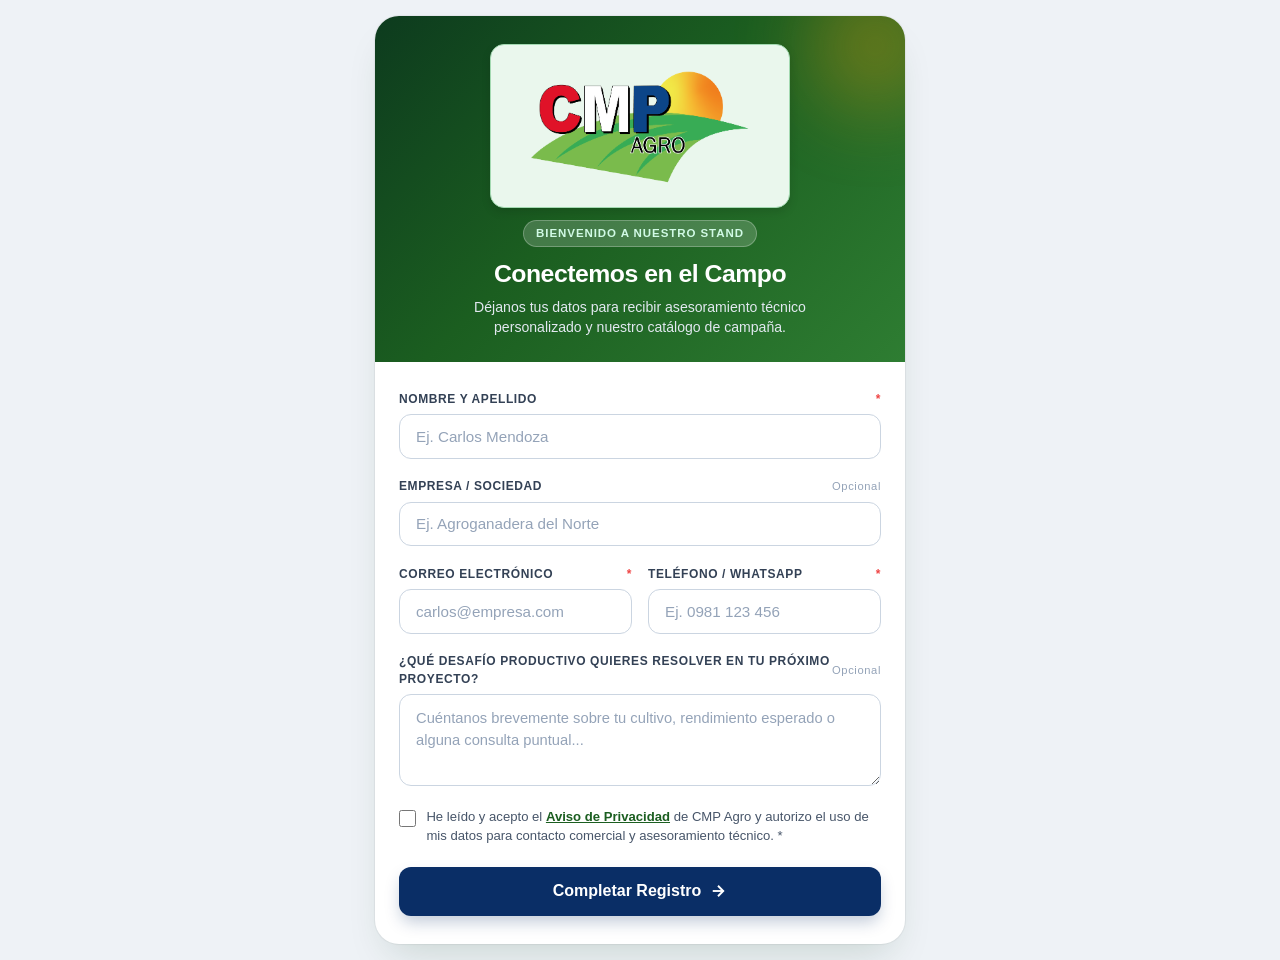
<file: index.html>
<!DOCTYPE html>
<html lang="es">
<head>
  <meta charset="UTF-8">
  <meta name="viewport" content="width=device-width, initial-scale=1.0">
  <!-- Políticas de Seguridad de Contenido (CSP) y Defensas contra Inyección y Framing -->
  <meta http-equiv="Content-Security-Policy" content="default-src 'self' 'unsafe-inline'; script-src 'self' 'unsafe-inline'; style-src 'self' 'unsafe-inline'; img-src 'self' data:; connect-src 'self' https://*.environment.api.powerplatform.com https://*.powerplatform.com; base-uri 'self'; form-action 'self';">
  <meta http-equiv="X-Content-Type-Options" content="nosniff">
  <meta name="referrer" content="strict-origin-when-cross-origin">
  <title>Registro de Visitantes | CMP Agro</title>
  <style>
    /* ==========================================================================
       CMP AGRO - Formulario de Registro Expo (100% Offline & Autónomo)
       Versión con campo de Teléfono / WhatsApp integrado.
       ========================================================================== */

    *, *::before, *::after {
      box-sizing: border-box;
      margin: 0;
      padding: 0;
    }

    body {
      font-family: -apple-system, BlinkMacSystemFont, "Segoe UI", Roboto, "Helvetica Neue", Arial, sans-serif;
      background: #eef2f6;
      color: #1e293b;
      min-height: 100vh;
      display: flex;
      align-items: center;
      justify-content: center;
      padding: 1rem;
      line-height: 1.5;
    }

    .card {
      background: #ffffff;
      width: 100%;
      max-width: 530px;
      border-radius: 24px;
      box-shadow: 0 20px 40px -15px rgba(13, 59, 30, 0.18), 0 0 1px 1px rgba(0, 0, 0, 0.05);
      overflow: hidden;
      margin: auto;
    }

    /* Encabezado Institucional Verde */
    .header {
      background: linear-gradient(135deg, #0d3b1e 0%, #1b5e20 45%, #2e7d32 100%);
      padding: 1.75rem 1.5rem 1.5rem;
      text-align: center;
      color: #ffffff;
      position: relative;
      overflow: hidden;
    }

    .header::after {
      content: "";
      position: absolute;
      top: -35px;
      right: -35px;
      width: 130px;
      height: 130px;
      background: #f59e0b;
      border-radius: 50%;
      filter: blur(40px);
      opacity: 0.35;
      pointer-events: none;
    }

    /* Contenedor del Logo con fondo verde claro contrastante */
    .logo-container {
      background: #eaf7ed;
      border: 1.5px solid #a3d9b1;
      display: inline-flex;
      align-items: center;
      justify-content: center;
      padding: 6px 16px;
      border-radius: 14px;
      box-shadow: 0 4px 10px rgba(0, 0, 0, 0.12);
      margin-bottom: 12px;
      position: relative;
      z-index: 1;
    }

    .logo-img {
      height: 150px;
      width: auto;
      display: block;
      object-fit: contain;
    }

    .badge {
      display: inline-block;
      background: rgba(255, 255, 255, 0.18);
      color: #d1fae5;
      border: 1px solid rgba(255, 255, 255, 0.25);
      font-size: 0.72rem;
      font-weight: 700;
      letter-spacing: 0.08em;
      text-transform: uppercase;
      padding: 4px 12px;
      border-radius: 999px;
      margin-bottom: 8px;
      position: relative;
      z-index: 1;
    }

    .header-title {
      font-size: 1.55rem;
      font-weight: 800;
      letter-spacing: -0.02em;
      margin-bottom: 6px;
      color: #ffffff;
      position: relative;
      z-index: 1;
    }

    .header-subtitle {
      font-size: 0.88rem;
      color: #e2e8f0;
      max-width: 420px;
      margin: 0 auto;
      line-height: 1.4;
      position: relative;
      z-index: 1;
    }

    /* Formulario */
    .form-body {
      padding: 1.75rem 1.5rem;
      display: flex;
      flex-direction: column;
      gap: 1.15rem;
    }

    .form-group {
      display: flex;
      flex-direction: column;
      gap: 0.4rem;
    }

    .form-row {
      display: grid;
      grid-template-columns: 1fr;
      gap: 1rem;
    }

    @media (min-width: 480px) {
      .form-row {
        grid-template-columns: 1fr 1fr;
      }
    }

    .label {
      font-size: 0.75rem;
      font-weight: 700;
      text-transform: uppercase;
      letter-spacing: 0.05em;
      color: #334155;
      display: flex;
      justify-content: space-between;
      align-items: center;
    }

    .label .req {
      color: #ef4444;
      margin-left: 2px;
    }

    .label .opt {
      font-size: 0.7rem;
      color: #94a3b8;
      font-weight: 500;
      text-transform: none;
    }

    .input-control {
      width: 100%;
      padding: 0.8rem 1rem;
      font-size: 0.95rem;
      border: 1.5px solid #cbd5e1;
      border-radius: 12px;
      color: #1e293b;
      background: #ffffff;
      transition: border-color 0.15s, box-shadow 0.15s;
      outline: none;
      font-family: inherit;
    }

    .input-control:focus {
      border-color: #2e7d32;
      box-shadow: 0 0 0 3px rgba(46, 125, 50, 0.2);
    }

    .input-control::placeholder {
      color: #94a3b8;
    }

    textarea.input-control {
      resize: vertical;
      min-height: 80px;
      font-size: 0.92rem;
      line-height: 1.45;
    }

    /* Botón Submit */
    .btn-submit {
      background: #0A2E66;
      color: #ffffff;
      font-size: 1rem;
      font-weight: 700;
      padding: 0.95rem 1.25rem;
      border: none;
      border-radius: 12px;
      cursor: pointer;
      display: flex;
      align-items: center;
      justify-content: center;
      gap: 0.5rem;
      box-shadow: 0 8px 16px -2px rgba(10, 46, 102, 0.25);
      transition: background 0.15s, transform 0.1s;
      margin-top: 0.25rem;
    }

    .btn-submit:hover {
      background: #12418C;
    }

    .btn-submit:active {
      transform: scale(0.985);
    }

    .btn-submit:disabled {
      opacity: 0.6;
      cursor: not-allowed;
    }

    .btn-submit svg {
      width: 18px;
      height: 18px;
      stroke: currentColor;
      stroke-width: 2.5;
      fill: none;
    }

    /* Pantalla de Éxito */
    .success-screen {
      padding: 3rem 1.5rem;
      text-align: center;
      display: flex;
      flex-direction: column;
      align-items: center;
      gap: 1rem;
    }

    .success-icon {
      width: 72px;
      height: 72px;
      background: #dcfce7;
      color: #16a34a;
      border-radius: 50%;
      display: flex;
      align-items: center;
      justify-content: center;
      font-size: 2.2rem;
      font-weight: bold;
      box-shadow: inset 0 2px 4px rgba(0, 0, 0, 0.06);
    }

    .success-title {
      font-size: 1.5rem;
      font-weight: 800;
      color: #1e293b;
    }

    .success-desc {
      font-size: 0.95rem;
      color: #64748b;
      max-width: 360px;
      line-height: 1.5;
    }

    .btn-reset {
      margin-top: 0.5rem;
      background: #e2e8f0;
      color: #334155;
      font-size: 0.88rem;
      font-weight: 700;
      padding: 0.65rem 1.5rem;
      border: none;
      border-radius: 10px;
      cursor: pointer;
      transition: background 0.15s;
    }

    .btn-reset:hover {
      background: #cbd5e1;
    }

    /* Campo Trampa Anti-Bot (Honeypot) */
    .hp-container {
      position: absolute !important;
      left: -9999px !important;
      top: -9999px !important;
      width: 1px !important;
      height: 1px !important;
      opacity: 0 !important;
      overflow: hidden !important;
      pointer-events: none !important;
    }

    /* Consentimiento y Privacidad */
    .privacy-group {
      display: flex;
      align-items: flex-start;
      gap: 0.65rem;
      font-size: 0.82rem;
      color: #475569;
      line-height: 1.45;
      margin-top: 0.15rem;
    }

    .privacy-checkbox {
      margin-top: 0.18rem;
      accent-color: #1b5e20;
      width: 17px;
      height: 17px;
      cursor: pointer;
      flex-shrink: 0;
    }

    .privacy-link {
      color: #1b5e20;
      font-weight: 700;
      text-decoration: underline;
      cursor: pointer;
      background: none;
      border: none;
      padding: 0;
      font-size: inherit;
      font-family: inherit;
    }

    .privacy-link:hover {
      color: #0d3b1e;
    }

    /* Alerta de Error y Contingencia */
    .alert-box {
      border-radius: 12px;
      padding: 0.85rem 1rem;
      font-size: 0.88rem;
      display: flex;
      flex-direction: column;
      gap: 0.35rem;
      transition: all 0.2s ease;
    }

    .alert-error {
      background-color: #fef2f2;
      border: 1.5px solid #f87171;
      color: #991b1b;
    }

    .alert-error strong {
      display: flex;
      align-items: center;
      gap: 0.4rem;
      font-weight: 700;
    }

    .alert-offline-saved {
      background-color: #fffbeb;
      border: 1.5px solid #fcd34d;
      color: #92400e;
      font-size: 0.82rem;
    }

    /* Modal de Privacidad */
    .modal-backdrop {
      position: fixed;
      top: 0;
      left: 0;
      width: 100%;
      height: 100%;
      background: rgba(15, 23, 42, 0.65);
      backdrop-filter: blur(4px);
      display: flex;
      align-items: center;
      justify-content: center;
      z-index: 1000;
      padding: 1rem;
    }

    .modal-card {
      background: #ffffff;
      border-radius: 20px;
      max-width: 520px;
      width: 100%;
      max-height: 85vh;
      display: flex;
      flex-direction: column;
      box-shadow: 0 25px 50px -12px rgba(0, 0, 0, 0.25);
      overflow: hidden;
      animation: modalFadeIn 0.2s ease-out;
    }

    @keyframes modalFadeIn {
      from { opacity: 0; transform: scale(0.96) translateY(8px); }
      to { opacity: 1; transform: scale(1) translateY(0); }
    }

    .modal-header {
      padding: 1.15rem 1.4rem;
      background: linear-gradient(135deg, #0d3b1e 0%, #1b5e20 100%);
      color: #ffffff;
      display: flex;
      justify-content: space-between;
      align-items: center;
    }

    .modal-header h3 {
      font-size: 1.1rem;
      font-weight: 700;
    }

    .modal-close-btn {
      background: rgba(255, 255, 255, 0.2);
      border: none;
      color: #ffffff;
      width: 30px;
      height: 30px;
      border-radius: 50%;
      font-size: 1.25rem;
      display: flex;
      align-items: center;
      justify-content: center;
      cursor: pointer;
      transition: background 0.15s;
    }

    .modal-close-btn:hover {
      background: rgba(255, 255, 255, 0.35);
    }

    .modal-body {
      padding: 1.4rem;
      overflow-y: auto;
      font-size: 0.88rem;
      color: #334155;
      line-height: 1.6;
      display: flex;
      flex-direction: column;
      gap: 0.75rem;
    }

    .modal-body h4 {
      font-size: 0.95rem;
      color: #0d3b1e;
      font-weight: 700;
      margin-top: 0.35rem;
    }

    .modal-body ul {
      padding-left: 1.25rem;
      display: flex;
      flex-direction: column;
      gap: 0.35rem;
    }

    .modal-footer {
      padding: 0.9rem 1.4rem;
      background: #f8fafc;
      border-top: 1px solid #e2e8f0;
      display: flex;
      justify-content: flex-end;
    }

    .btn-modal-entendido {
      background: #1b5e20;
      color: #ffffff;
      padding: 0.6rem 1.35rem;
      border-radius: 10px;
      font-weight: 600;
      font-size: 0.9rem;
      border: none;
      cursor: pointer;
      transition: background 0.15s;
    }

    .btn-modal-entendido:hover {
      background: #0d3b1e;
    }

    .hidden {
      display: none !important;
    }
  </style>
</head>
<body>

  <div class="card">
    
    <!-- Encabezado Institucional CMP Agro -->
    <div class="header">
      <div class="logo-container">
        <img src="cmplogo.png" 
             id="cmpLogoImg" 
             alt="CMP Agro" 
             class="logo-img"
             onerror="cargarLogoFallback(this)">
      </div>
      <br>
      <span class="badge">Bienvenido a nuestro Stand</span>
      <h1 class="header-title">Conectemos en el Campo</h1>
      <p class="header-subtitle">
        Déjanos tus datos para recibir asesoramiento técnico personalizado y nuestro catálogo de campaña.
      </p>
    </div>

    <!-- Formulario de Registro con Teléfono -->
    <form id="registroForm" class="form-body" autocomplete="off" novalidate>
      
      <!-- Campo Trampa Anti-Bot (Honeypot) - Oculto e inaccesible para humanos -->
      <div class="hp-container" aria-hidden="true">
        <label for="campo_cmp_hp">Por favor no llene este campo:</label>
        <input type="text" name="campo_cmp_hp" id="campo_cmp_hp" tabindex="-1" autocomplete="new-password">
      </div>

      <!-- Nombre y Apellido -->
      <div class="form-group">
        <label class="label" for="nombre">
          Nombre y Apellido <span class="req">*</span>
        </label>
        <input type="text" id="nombre" class="input-control" required maxlength="80" minlength="3" placeholder="Ej. Carlos Mendoza" autocomplete="off">
      </div>

      <!-- Empresa / Sociedad -->
      <div class="form-group">
        <div class="label">
          <span>Empresa / Sociedad</span>
          <span class="opt">Opcional</span>
        </div>
        <input type="text" id="sociedad" class="input-control" maxlength="100" placeholder="Ej. Agroganadera del Norte" autocomplete="off">
      </div>

      <!-- Correo y Teléfono en 2 columnas -->
      <div class="form-row">
        <div class="form-group">
          <label class="label" for="correo">
            Correo Electrónico <span class="req">*</span>
          </label>
          <input type="email" id="correo" class="input-control" required maxlength="100" placeholder="carlos@empresa.com" autocomplete="off">
        </div>
        <div class="form-group">
          <label class="label" for="telefono">
            Teléfono / WhatsApp <span class="req">*</span>
          </label>
          <input type="tel" id="telefono" class="input-control" required maxlength="25" minlength="8" inputmode="tel" placeholder="Ej. 0981 123 456" autocomplete="off">
        </div>
      </div>

      <!-- Desafío Productivo / Comentario -->
      <div class="form-group">
        <div class="label">
          <span>¿Qué desafío productivo quieres resolver en tu próximo proyecto?</span>
          <span class="opt">Opcional</span>
        </div>
        <textarea id="comentario" class="input-control" rows="3" maxlength="500" 
                  placeholder="Cuéntanos brevemente sobre tu cultivo, rendimiento esperado o alguna consulta puntual..." autocomplete="off"></textarea>
      </div>

      <!-- Consentimiento y Aviso de Privacidad -->
      <div class="privacy-group">
        <input type="checkbox" id="consentimientoPrivacidad" class="privacy-checkbox" required>
        <label for="consentimientoPrivacidad">
          He leído y acepto el <button type="button" id="abrirModalPrivacidad" class="privacy-link">Aviso de Privacidad</button> de CMP Agro y autorizo el uso de mis datos para contacto comercial y asesoramiento técnico. <span class="req">*</span>
        </label>
      </div>

      <!-- Mensaje de Alerta en caso de Error / Sin conexión -->
      <div id="contenedorError" class="alert-box alert-error hidden" role="alert" aria-live="polite">
        <strong id="errorTitulo">⚠️ No se pudo completar el envío</strong>
        <span id="errorMensaje">Ocurrió un problema de conexión. Tus datos están a salvo y no se han borrado. Puedes presionar "Reintentar" o guardar una copia.</span>
      </div>

      <!-- Botón de Envío -->
      <button type="submit" id="btnSubmit" class="btn-submit">
        <span>Completar Registro</span>
        <svg viewBox="0 0 24 24">
          <line x1="5" y1="12" x2="19" y2="12"></line>
          <polyline points="12 5 19 12 12 19"></polyline>
        </svg>
      </button>

    </form>

    <!-- Pantalla de Éxito / Confirmación -->
    <div id="pantallaExito" class="success-screen hidden">
      <div class="success-icon">✓</div>
      <h2 class="success-title">¡Registro completado!</h2>
      <p class="success-desc">
        Muchas gracias por visitarnos en el stand.
      </p>
      <button type="button" class="btn-reset" onclick="reiniciarFormulario()">
        Nuevo registro
      </button>
    </div>

  </div>

  <!-- Modal Accesible de Aviso de Privacidad -->
  <div id="modalPrivacidad" class="modal-backdrop hidden" role="dialog" aria-modal="true" aria-labelledby="modalTitulo">
    <div class="modal-card">
      <div class="modal-header">
        <h3 id="modalTitulo">Aviso de Privacidad | CMP Agro</h3>
        <button type="button" class="modal-close-btn" id="cerrarModalBtn" aria-label="Cerrar modal">&times;</button>
      </div>
      <div class="modal-body">
        <p><strong>CMP Agro S.A.</strong> informa a los visitantes de nuestro stand sobre las condiciones de tratamiento y protección de sus datos personales:</p>
        
        <h4>1. Responsable del Tratamiento</h4>
        <p>CMP Agro S.A., con domicilio y operaciones en Paraguay. Nos comprometemos a resguardar la confidencialidad de la información suministrada.</p>
        
        <h4>2. Datos Recopilados</h4>
        <p>Nombre y apellido, sociedad o establecimiento agropecuario, correo electrónico, número de teléfono/WhatsApp y consultas o requerimientos productivos ingresados.</p>
        
        <h4>3. Finalidad del Uso de Datos</h4>
        <p>Los datos son recopilados con las siguientes finalidades legítimas:</p>
        <ul>
          <li>Proveer asesoramiento técnico-agronómico solicitado en la expo o feria.</li>
          <li>Compartir catálogos de campaña, especificaciones de productos y cotizaciones.</li>
          <li>Contacto directo vía WhatsApp o llamada para seguimiento comercial y técnico.</li>
        </ul>
        
        <h4>4. Conservación y Seguridad</h4>
        <p>Los datos serán tratados bajo estrictas medidas de seguridad técnicas y organizativas, manteniéndose mientras dure la relación comercial o hasta que el titular solicite su revocación.</p>
        
        <h4>5. Ejercicio de Derechos</h4>
        <p>Usted puede en cualquier momento solicitar el acceso, actualización, rectificación o supresión de sus datos personales enviando un mensaje a nuestro canal institucional: <strong>contacto@cmpagro.com.py</strong>.</p>
      </div>
      <div class="modal-footer">
        <button type="button" class="btn-modal-entendido" id="entendidoModalBtn">Entendido y de acuerdo</button>
      </div>
    </div>
  </div>

  <script>
    // Respaldo Base64 para garantizar que el logo nunca se muestre roto
    const LOGO_BACKUP_B64 = "[data-uri]";

    function cargarLogoFallback(img) {
      if (!img.dataset.intento) {
        img.dataset.intento = "jpg";
        img.src = "cmplogo.jpg";
      } else if (img.dataset.intento === "jpg") {
        img.dataset.intento = "sinExt";
        img.src = "cmplogo";
      } else if (img.dataset.intento === "sinExt") {
        img.dataset.intento = "backup";
        img.src = LOGO_BACKUP_B64;
      }
    }

    // =========================================================================
    // CONFIGURACIÓN DEL ENDPOINT (Power Automate / Backend Proxy)
    // NOTA DE SEGURIDAD (Hallazgo #1):
    // La URL directa con "sig=" expone la firma SAS en clientes públicos.
    // Para producción definitiva, se recomienda apuntar a un endpoint intermedio/proxy
    // (ej. Cloudflare Worker o Azure Function) que oculte la firma y aplique rate limiting.
    // =========================================================================
    const POWER_AUTOMATE_WEBHOOK_URL = "https://default616f0286c00b4c63b944197a9726f4.25.environment.api.powerplatform.com:443/powerautomate/automations/direct/cu/15/workflows/2de5158c8214473193a367b8bfc419a3/triggers/manual/paths/invoke?api-version=1&sp=%2Ftriggers%2Fmanual%2Frun&sv=1.0&sig=5jk637kOxg4QcGC6LTmpf9Qq_QeXsn05_vdytMySxGg";

    // Medida Anti-Bot: Trampa de tiempo (los bots envían formularios en milisegundos)
    const TIEMPO_CARGA_PAGINA = Date.now();

    const form = document.getElementById('registroForm');
    const pantallaExito = document.getElementById('pantallaExito');
    const btnSubmit = document.getElementById('btnSubmit');
    const contenedorError = document.getElementById('contenedorError');
    const errorTitulo = document.getElementById('errorTitulo');
    const errorMensaje = document.getElementById('errorMensaje');

    // Elementos del Modal de Privacidad
    const modalPrivacidad = document.getElementById('modalPrivacidad');
    const abrirModalBtn = document.getElementById('abrirModalPrivacidad');
    const cerrarModalBtn = document.getElementById('cerrarModalBtn');
    const entendidoModalBtn = document.getElementById('entendidoModalBtn');

    // Gestión del Modal de Privacidad
    function abrirModal() {
      modalPrivacidad.classList.remove('hidden');
      document.body.style.overflow = 'hidden';
    }

    function cerrarModal() {
      modalPrivacidad.classList.add('hidden');
      document.body.style.overflow = '';
    }

    if (abrirModalBtn) abrirModalBtn.addEventListener('click', abrirModal);
    if (cerrarModalBtn) cerrarModalBtn.addEventListener('click', cerrarModal);
    if (entendidoModalBtn) {
      entendidoModalBtn.addEventListener('click', () => {
        cerrarModal();
        const checkPrivacidad = document.getElementById('consentimientoPrivacidad');
        if (checkPrivacidad) checkPrivacidad.checked = true;
      });
    }

    // Cerrar modal al hacer clic en el fondo o presionar Escape
    modalPrivacidad.addEventListener('click', (e) => {
      if (e.target === modalPrivacidad) cerrarModal();
    });

    document.addEventListener('keydown', (e) => {
      if (e.key === 'Escape' && !modalPrivacidad.classList.contains('hidden')) {
        cerrarModal();
      }
    });

    function mostrarError(titulo, mensaje) {
      errorTitulo.textContent = titulo;
      errorMensaje.textContent = mensaje;
      contenedorError.classList.remove('hidden');
      contenedorError.scrollIntoView({ behavior: 'smooth', block: 'nearest' });
    }

    function ocultarError() {
      contenedorError.classList.add('hidden');
    }

    // Respaldo local de contingencia (si se cae el flujo o internet en el stand)
    function guardarRespaldoLocal(payload) {
      try {
        const registros = JSON.parse(localStorage.getItem('cmp_registros_offline') || '[]');
        registros.push({ ...payload, guardado_en: new Date().toISOString() });
        localStorage.setItem('cmp_registros_offline', JSON.stringify(registros));
        console.info('Registro respaldado localmente en el dispositivo.');
      } catch (e) {
        console.warn('No se pudo guardar en almacenamiento local:', e);
      }
    }

    // Envío del Formulario
    form.addEventListener('submit', async (e) => {
      e.preventDefault();
      ocultarError();

      // 1. Detección Anti-Bot (Honeypot)
      const honeypot = document.getElementById('campo_cmp_hp');
      if (honeypot && honeypot.value.trim() !== '') {
        console.warn('Envío descartado: trampa honeypot activada.');
        // Simular éxito para despistar al bot sin consumir ejecuciones en el servidor
        mostrarPantallaExito();
        return;
      }

      // 2. Detección Anti-Bot: Trampa de tiempo (< 1.8 segundos es bot)
      const tiempoTranscurrido = Date.now() - TIEMPO_CARGA_PAGINA;
      if (tiempoTranscurrido < 1800) {
        mostrarError('⚠️ Envío demasiado rápido', 'Por favor, tómate un momento para revisar tus datos antes de enviar.');
        return;
      }

      // 3. Extracción y Sanitización de Campos
      const nombre = document.getElementById('nombre').value.trim();
      const sociedad = document.getElementById('sociedad').value.trim();
      const correo = document.getElementById('correo').value.trim();
      const telefono = document.getElementById('telefono').value.trim();
      const comentario = document.getElementById('comentario').value.trim();
      const checkPrivacidad = document.getElementById('consentimientoPrivacidad');

      // 4. Validaciones de Negocio y Longitud
      if (!nombre || nombre.length < 3) {
        mostrarError('⚠️ Nombre inválido', 'Por favor ingresa un nombre y apellido válido (mínimo 3 caracteres).');
        document.getElementById('nombre').focus();
        return;
      }

      const regexEmail = /^[a-zA-Z0-9._%+\-]+@[a-zA-Z0-9.\-]+\.[a-zA-Z]{2,}$/;
      if (!correo || !regexEmail.test(correo)) {
        mostrarError('⚠️ Correo electrónico inválido', 'Por favor verifica que el correo tenga un formato correcto (ej. usuario@empresa.com).');
        document.getElementById('correo').focus();
        return;
      }

      const regexTel = /^[0-9+ \-\(\)]{8,25}$/;
      if (!telefono || !regexTel.test(telefono)) {
        mostrarError('⚠️ Teléfono inválido', 'Por favor ingresa un número de teléfono o WhatsApp válido (entre 8 y 20 dígitos).');
        document.getElementById('telefono').focus();
        return;
      }

      if (!checkPrivacidad || !checkPrivacidad.checked) {
        mostrarError('⚠️ Consentimiento requerido', 'Debes aceptar el Aviso de Privacidad de CMP Agro para poder enviar tus datos.');
        checkPrivacidad.focus();
        return;
      }

      // 5. Preparar Payload Sanitizado
      const payload = {
        nombre: nombre.substring(0, 80),
        sociedad: sociedad.substring(0, 100),
        correo: correo.substring(0, 100),
        telefono: telefono.substring(0, 25),
        comentario: comentario.substring(0, 500),
        fecha: new Date().toISOString()
      };

      // 6. Estado de Carga
      btnSubmit.disabled = true;
      btnSubmit.innerHTML = '<span>Procesando registro...</span>';

      try {
        if (POWER_AUTOMATE_WEBHOOK_URL && POWER_AUTOMATE_WEBHOOK_URL !== "TU_URL_DE_POWER_AUTOMATE_AQUI") {
          const response = await fetch(POWER_AUTOMATE_WEBHOOK_URL, {
            method: 'POST',
            headers: {
              'Content-Type': 'application/json'
            },
            body: JSON.stringify(payload)
          });

          // VERIFICACIÓN ESTRICTA DE LA RESPUESTA HTTP (Solución al Hallazgo #2)
          if (!response.ok) {
            console.error('Detalle del error en el servidor:', response.status, response.statusText);
            throw new Error(`El servicio de registro no pudo procesar la solicitud (código ${response.status}).`);
          }
        }

        // Mostrar pantalla de confirmación solo tras confirmación real del servidor
        mostrarPantallaExito();

      } catch (error) {
        console.error('Error al registrar:', error);
        
        // Guardar copia local de seguridad para garantizar cero pérdida de prospectos
        guardarRespaldoLocal(payload);

        // Mostrar alerta clara SIN borrar los datos del formulario
        mostrarError(
          '⚠️ No se pudo conectar con el servidor',
          `${error.message || 'Error de red'}. Tus datos están seguros en pantalla y respaldados. Por favor presiona "Reintentar Envío".`
        );

        btnSubmit.disabled = false;
        btnSubmit.innerHTML = `<span>Reintentar Envío</span><svg viewBox="0 0 24 24"><line x1="5" y1="12" x2="19" y2="12"></line><polyline points="12 5 19 12 12 19"></polyline></svg>`;
      }
    });

    function mostrarPantallaExito() {
      form.classList.add('hidden');
      pantallaExito.classList.remove('hidden');

      // Reinicio automático a los 6 segundos para el siguiente visitante
      setTimeout(() => {
        reiniciarFormulario();
      }, 6000);
    }

    function reiniciarFormulario() {
      form.reset();
      ocultarError();
      btnSubmit.disabled = false;
      btnSubmit.innerHTML = `<span>Completar Registro</span><svg viewBox="0 0 24 24"><line x1="5" y1="12" x2="19" y2="12"></line><polyline points="12 5 19 12 12 19"></polyline></svg>`;
      pantallaExito.classList.add('hidden');
      form.classList.remove('hidden');
    }
  </script>

</body>
</html>
</file>
